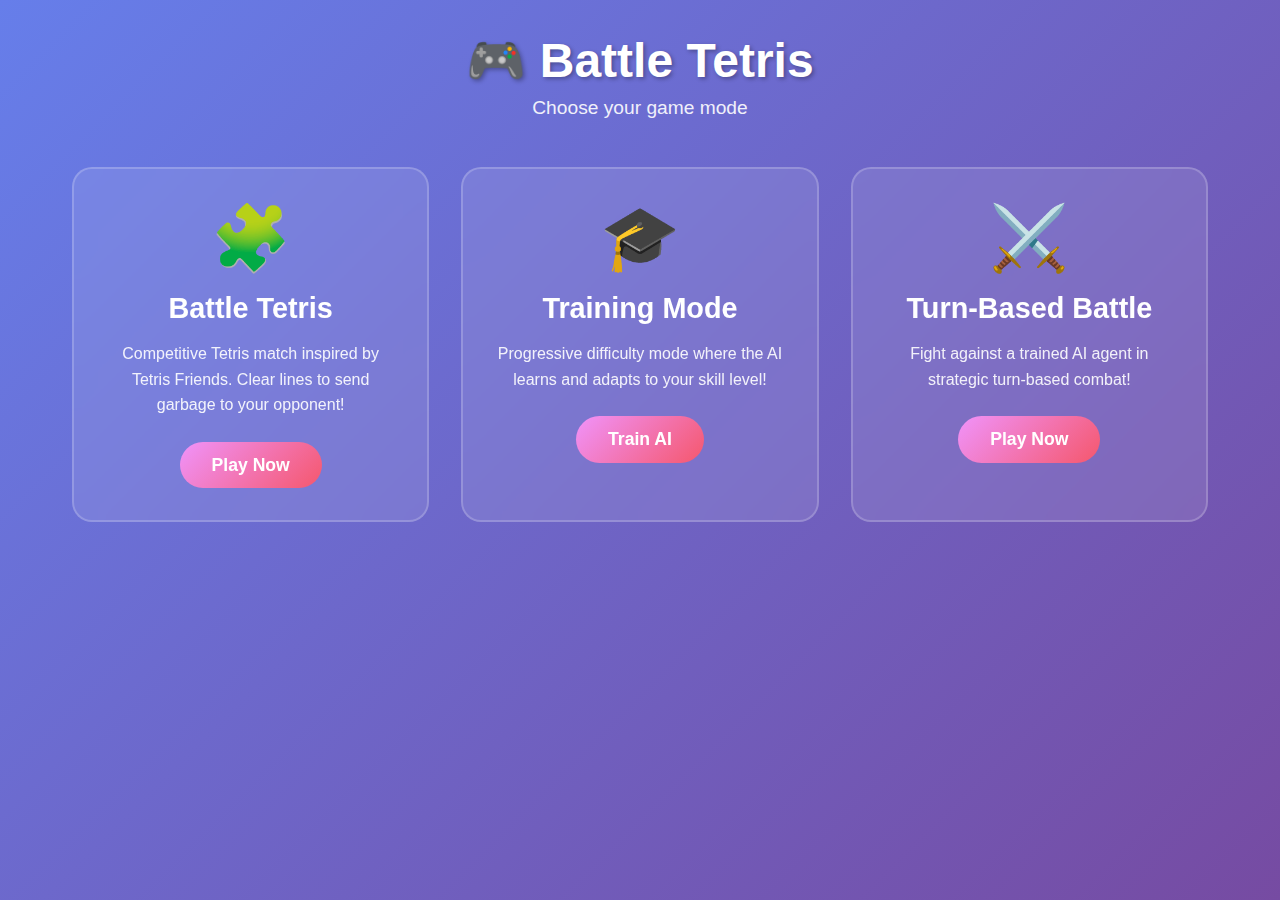
<file: battle-tetris/index.html>
<!DOCTYPE html>
<html lang="en">
<head>
    <meta charset="UTF-8">
    <meta name="viewport" content="width=device-width, initial-scale=1.0">
    <title>Wolfpack's Games - Choose Your Adventure</title>
    <link rel="stylesheet" href="styles.css">
</head>
<body>
    <div class="container">
        <header>
            <h1>🎮 Battle Tetris</h1>
            <p class="subtitle">Choose your game mode</p>
        </header>
        
        <div class="game-selector">
            <div class="game-card" id="tetris-battle">
                <div class="game-icon">🧩</div>
                <h2>Battle Tetris</h2>
                <p>Competitive Tetris match inspired by Tetris Friends. Clear lines to send garbage to your opponent!</p>
                <button class="play-btn">Play Now</button>
            </div>
            
            <div class="game-card" id="tetris-training">
                <div class="game-icon">🎓</div>
                <h2>Training Mode</h2>
                <p>Progressive difficulty mode where the AI learns and adapts to your skill level!</p>
                <button class="play-btn">Train AI</button>
            </div>
            
            <div class="game-card" id="turn-based-battle">
                <div class="game-icon">⚔️</div>
                <h2>Turn-Based Battle</h2>
                <p>Fight against a trained AI agent in strategic turn-based combat!</p>
                <button class="play-btn">Play Now</button>
            </div>
        </div>
    </div>

    <!-- Game Containers -->
    <div id="tetris-game" class="game-container hidden">
        <div class="game-header">
            <h2>Battle Tetris: Player vs AI</h2>
            <div style="display: flex; gap: 1rem;">
                <button class="settings-btn">⚙️ Settings</button>
                <button class="back-btn">← Back to Menu</button>
            </div>
        </div>
        <div id="tetris-game-area"></div>
    </div>

    <div id="tetris-training-game" class="game-container hidden">
        <div class="game-header">
            <h2>Training Mode: Player vs Learning AI</h2>
            <div style="display: flex; gap: 1rem; align-items: center;">
                <div id="training-info" style="background: rgba(255,255,255,0.1); padding: 0.5rem 1rem; border-radius: 10px;">
                    <span>Level: <span id="training-level">1</span> | AI Skill: <span id="ai-skill">Beginner</span></span>
                </div>
                <button class="settings-btn">⚙️ Settings</button>
                <button class="back-btn">← Back to Menu</button>
            </div>
        </div>
        <div id="tetris-training-area"></div>
    </div>
    
    <!-- Settings Modal -->
    <div id="settings-modal" class="modal hidden">
        <div class="modal-content">
            <div class="modal-header">
                <h2>Game Settings</h2>
                <button class="modal-close" id="close-settings">×</button>
            </div>
            <div class="modal-body">
                <div class="setting-item">
                    <label for="das-delay">DAS Delay (ms): <span id="das-value">133</span></label>
                    <input type="range" id="das-delay" min="0" max="300" value="133" step="1">
                    <p class="setting-desc">Time before piece starts moving when holding arrow key</p>
                </div>
                <div class="setting-item">
                    <label for="arr-speed">ARR Speed (ms): <span id="arr-value">0</span></label>
                    <input type="range" id="arr-speed" min="0" max="100" value="0" step="1">
                    <p class="setting-desc">Time between each movement when holding arrow key (0 = instant)</p>
                </div>
                <div class="setting-item">
                    <button class="reset-btn" id="reset-settings">Reset to Default</button>
                </div>
            </div>
        </div>
    </div>

    <div id="battle-game" class="game-container hidden">
        <div class="game-header">
            <h2>Turn-Based Battle: ARIA vs AI</h2>
            <button class="back-btn">← Back to Menu</button>
        </div>
        <div id="battle-game-area"></div>
    </div>

    <script src="tetris-battle.js"></script>
    <script src="tetris-training.js"></script>
    <script src="turn-based-battle.js"></script>
    <script src="main.js"></script>
</body>
</html>
</file>
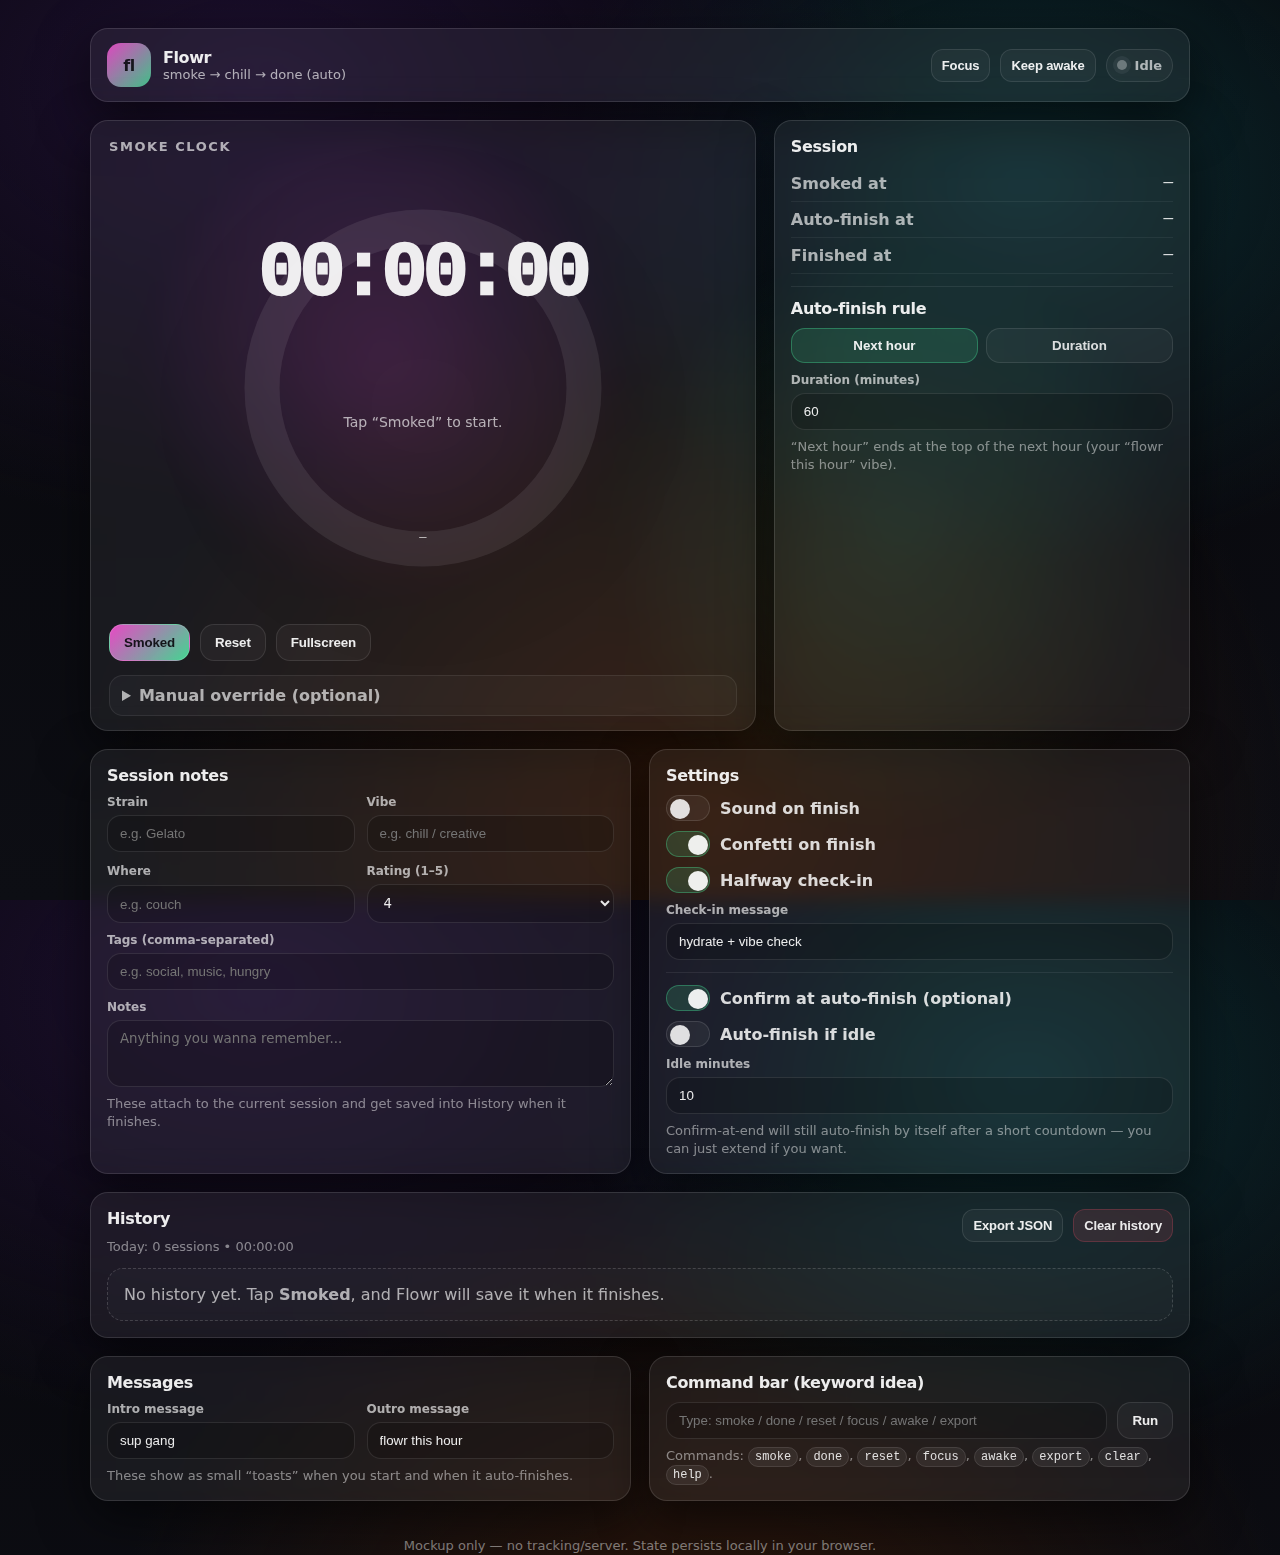
<file: flowr-mockup/index.html>
<!doctype html>
<html lang="en">
  <head>
    <meta charset="UTF-8" />
    <meta name="viewport" content="width=device-width, initial-scale=1.0" />
    <title>Flowr — session timer mockup</title>
    <meta
      name="description"
      content="Flowr mockup: track when you smoked and auto-finish your session."
    />
    <link rel="stylesheet" href="./styles.css" />
  </head>
  <body>
    <div class="bg" aria-hidden="true"></div>

    <main class="app">
      <header class="topbar">
        <div class="brand">
          <div class="logo" aria-hidden="true">fl</div>
          <div class="brandText">
            <div class="title">Flowr</div>
            <div class="subtitle">smoke → chill → done (auto)</div>
          </div>
        </div>

        <div class="topRight">
          <div class="topActions">
            <button class="btn btnGhost btnSmall" id="btnFocus" type="button">
              Focus
            </button>
            <button class="btn btnGhost btnSmall" id="btnWake" type="button">
              Keep awake
            </button>
          </div>
          <div class="statusWrap" aria-live="polite">
            <span class="statusDot" id="statusDot" aria-hidden="true"></span>
            <span class="statusText" id="statusText">Idle</span>
          </div>
        </div>
      </header>

      <section class="hero" aria-label="Timer">
        <div class="timerCard">
          <div class="timerLabel">Smoke clock</div>

          <div class="smokeClock" aria-label="Smoke clock progress">
            <svg class="clockSvg" viewBox="0 0 120 120" aria-hidden="true">
              <defs>
                <linearGradient id="flowrRing" x1="0" y1="0" x2="1" y2="1">
                  <stop offset="0%" stop-color="rgba(255,79,216,0.95)" />
                  <stop offset="100%" stop-color="rgba(75,247,165,0.92)" />
                </linearGradient>
              </defs>
              <circle class="clockTrack" cx="60" cy="60" r="46"></circle>
              <circle
                class="clockRing"
                id="clockRing"
                cx="60"
                cy="60"
                r="46"
              ></circle>
            </svg>

            <div class="clockCenter">
              <div class="clockTime" id="elapsed">00:00:00</div>
              <div class="clockSub" id="timerMeta">Tap “Smoked” to start.</div>
              <div class="clockMini" id="clockMini">—</div>
            </div>
          </div>

          <div class="primaryActions">
            <button class="btn btnPrimary" id="btnStart" type="button">
              Smoked
            </button>
            <button class="btn btnGhost" id="btnReset" type="button">
              Reset
            </button>
            <button class="btn btnGhost" id="btnFullscreen" type="button">
              Fullscreen
            </button>
          </div>

          <details class="secondaryPanel">
            <summary>Manual override (optional)</summary>
            <div class="secondaryRow">
              <button class="btn btnWarn" id="btnFinish" type="button">
                Finish now
              </button>
              <div class="hint">
                You don’t have to stop it — auto-finish handles it. This is just
                for edge cases.
              </div>
            </div>
          </details>

          <div class="petals" aria-hidden="true">
            <span class="petal p1"></span>
            <span class="petal p2"></span>
            <span class="petal p3"></span>
            <span class="petal p4"></span>
            <span class="petal p5"></span>
            <span class="petal p6"></span>
          </div>
        </div>

        <div class="sideCard">
          <div class="cardTitle">Session</div>

          <div class="kv">
            <div class="k">Smoked at</div>
            <div class="v" id="smokedAt">—</div>
          </div>
          <div class="kv">
            <div class="k">Auto-finish at</div>
            <div class="v" id="autoFinishAt">—</div>
          </div>
          <div class="kv">
            <div class="k">Finished at</div>
            <div class="v" id="finishedAt">—</div>
          </div>

          <div class="divider"></div>

          <div class="cardTitle">Auto-finish rule</div>
          <div class="seg" role="group" aria-label="Auto-finish mode">
            <button class="segBtn" id="modeNextHour" type="button">
              Next hour
            </button>
            <button class="segBtn" id="modeDuration" type="button">
              Duration
            </button>
          </div>
          <div class="row">
            <label class="field">
              <span class="fieldLabel">Duration (minutes)</span>
              <input
                id="durationMinutes"
                type="number"
                inputmode="numeric"
                min="5"
                max="240"
                step="5"
                value="60"
              />
            </label>
          </div>
          <div class="micro" id="ruleExplainer">
            “Next hour” ends at the top of the next hour (your “flowr this
            hour” vibe).
          </div>
        </div>
      </section>

      <section class="extras" aria-label="Notes, settings, and history">
        <div class="panel">
          <div class="cardTitle">Session notes</div>
          <div class="grid2">
            <label class="field">
              <span class="fieldLabel">Strain</span>
              <input id="noteStrain" type="text" maxlength="80" placeholder="e.g. Gelato" />
            </label>
            <label class="field">
              <span class="fieldLabel">Vibe</span>
              <input id="noteVibe" type="text" maxlength="80" placeholder="e.g. chill / creative" />
            </label>
            <label class="field">
              <span class="fieldLabel">Where</span>
              <input id="noteWhere" type="text" maxlength="80" placeholder="e.g. couch" />
            </label>
            <label class="field">
              <span class="fieldLabel">Rating (1–5)</span>
              <select id="noteRating">
                <option value="1">1</option>
                <option value="2">2</option>
                <option value="3">3</option>
                <option value="4" selected>4</option>
                <option value="5">5</option>
              </select>
            </label>
          </div>
          <div class="row">
            <label class="field">
              <span class="fieldLabel">Tags (comma-separated)</span>
              <input id="noteTags" type="text" maxlength="160" placeholder="e.g. social, music, hungry" />
            </label>
          </div>
          <div class="row">
            <label class="field">
              <span class="fieldLabel">Notes</span>
              <textarea id="noteText" rows="3" maxlength="400" placeholder="Anything you wanna remember..."></textarea>
            </label>
          </div>
          <div class="micro">
            These attach to the current session and get saved into History when it finishes.
          </div>
        </div>

        <div class="panel">
          <div class="cardTitle">Settings</div>
          <div class="toggles">
            <label class="toggle">
              <input id="setSound" type="checkbox" />
              <span class="toggleUi"></span>
              <span class="toggleText">Sound on finish</span>
            </label>
            <label class="toggle">
              <input id="setConfetti" type="checkbox" />
              <span class="toggleUi"></span>
              <span class="toggleText">Confetti on finish</span>
            </label>
            <label class="toggle">
              <input id="setReminders" type="checkbox" />
              <span class="toggleUi"></span>
              <span class="toggleText">Halfway check-in</span>
            </label>
          </div>
          <div class="row">
            <label class="field">
              <span class="fieldLabel">Check-in message</span>
              <input id="setReminderMsg" type="text" maxlength="120" value="hydrate + vibe check" />
            </label>
          </div>
          <div class="divider"></div>
          <div class="toggles">
            <label class="toggle">
              <input id="setConfirmEnd" type="checkbox" />
              <span class="toggleUi"></span>
              <span class="toggleText">Confirm at auto-finish (optional)</span>
            </label>
            <label class="toggle">
              <input id="setIdleFinish" type="checkbox" />
              <span class="toggleUi"></span>
              <span class="toggleText">Auto-finish if idle</span>
            </label>
          </div>
          <div class="row">
            <label class="field">
              <span class="fieldLabel">Idle minutes</span>
              <input
                id="setIdleMinutes"
                type="number"
                inputmode="numeric"
                min="2"
                max="60"
                step="1"
                value="10"
              />
            </label>
          </div>
          <div class="micro">
            Confirm-at-end will still auto-finish by itself after a short countdown — you can just extend if you want.
          </div>
        </div>

        <div class="panel panelWide">
          <div class="historyTop">
            <div>
              <div class="cardTitle">History</div>
              <div class="micro" id="totalsToday">Today: —</div>
            </div>
            <div class="historyActions">
              <button class="btn btnGhost btnSmall" id="btnExport" type="button">
                Export JSON
              </button>
              <button class="btn btnWarn btnSmall" id="btnClear" type="button">
                Clear history
              </button>
            </div>
          </div>
          <div class="historyList" id="historyList" aria-label="Session history list">
            <!-- populated by JS -->
          </div>
        </div>
      </section>

      <section class="lower" aria-label="Messages and command bar">
        <div class="panel">
          <div class="cardTitle">Messages</div>
          <div class="grid2">
            <label class="field">
              <span class="fieldLabel">Intro message</span>
              <input
                id="introMessage"
                type="text"
                value="sup gang"
                maxlength="120"
              />
            </label>
            <label class="field">
              <span class="fieldLabel">Outro message</span>
              <input
                id="outroMessage"
                type="text"
                value="flowr this hour"
                maxlength="120"
              />
            </label>
          </div>
          <div class="micro">
            These show as small “toasts” when you start and when it auto-finishes.
          </div>
        </div>

        <div class="panel">
          <div class="cardTitle">Command bar (keyword idea)</div>
          <form id="commandForm" class="commandBar" autocomplete="off">
            <input
              id="commandInput"
              type="text"
              placeholder="Type: smoke / done / reset / focus / awake / export"
              aria-label="Command input"
            />
            <button class="btn btnGhost" type="submit">Run</button>
          </form>
          <div class="micro">
            Commands: <code>smoke</code>, <code>done</code>, <code>reset</code>,
            <code>focus</code>, <code>awake</code>, <code>export</code>,
            <code>clear</code>, <code>help</code>.
          </div>
        </div>
      </section>

      <footer class="footer">
        <div class="micro">
          Mockup only — no tracking/server. State persists locally in your browser.
        </div>
      </footer>
    </main>

    <canvas id="confettiCanvas" class="confetti" aria-hidden="true"></canvas>

    <div class="modalHost" id="modalHost" hidden>
      <div class="modalBackdrop" data-modal-close="true"></div>
      <div class="modal" role="dialog" aria-modal="true" aria-label="Auto-finish reached">
        <div class="modalTitle">Auto-finish reached</div>
        <div class="modalBody" id="modalBody">
          Flowr is about to finish this session.
        </div>
        <div class="modalCountdown" id="modalCountdown">Auto-finishing in —</div>
        <div class="modalActions">
          <button class="btn btnPrimary" id="btnModalFinish" type="button">
            Finish
          </button>
          <button class="btn btnGhost" id="btnModalPlus15" type="button">
            +15 min
          </button>
          <button class="btn btnGhost" id="btnModalPlus30" type="button">
            +30 min
          </button>
        </div>
      </div>
    </div>

    <div class="toastHost" id="toastHost" aria-live="polite"></div>
    <script src="./app.js"></script>
  </body>
</html>
</file>
<file: battle-tetris/styles.css>
* {
    margin: 0;
    padding: 0;
    box-sizing: border-box;
}

body {
    font-family: 'Segoe UI', Tahoma, Geneva, Verdana, sans-serif;
    background: linear-gradient(135deg, #667eea 0%, #764ba2 100%);
    min-height: 100vh;
    color: #fff;
    overflow-x: hidden;
}

.container {
    max-width: 1200px;
    margin: 0 auto;
    padding: 2rem;
}

header {
    text-align: center;
    margin-bottom: 3rem;
}

header h1 {
    font-size: 3rem;
    margin-bottom: 0.5rem;
    text-shadow: 2px 2px 4px rgba(0,0,0,0.3);
}

.subtitle {
    font-size: 1.2rem;
    opacity: 0.9;
}

.game-selector {
    display: grid;
    grid-template-columns: repeat(auto-fit, minmax(300px, 1fr));
    gap: 2rem;
    margin-top: 2rem;
}

.game-card {
    background: rgba(255, 255, 255, 0.1);
    backdrop-filter: blur(10px);
    border-radius: 20px;
    padding: 2rem;
    text-align: center;
    transition: transform 0.3s ease, box-shadow 0.3s ease;
    border: 2px solid rgba(255, 255, 255, 0.2);
    cursor: pointer;
}

.game-card:hover {
    transform: translateY(-10px);
    box-shadow: 0 10px 30px rgba(0,0,0,0.3);
    background: rgba(255, 255, 255, 0.15);
}

.game-icon {
    font-size: 4rem;
    margin-bottom: 1rem;
}

.game-card h2 {
    font-size: 1.8rem;
    margin-bottom: 1rem;
}

.game-card p {
    margin-bottom: 1.5rem;
    opacity: 0.9;
    line-height: 1.6;
}

.play-btn {
    background: linear-gradient(135deg, #f093fb 0%, #f5576c 100%);
    border: none;
    color: white;
    padding: 0.8rem 2rem;
    font-size: 1.1rem;
    border-radius: 25px;
    cursor: pointer;
    transition: transform 0.2s ease, box-shadow 0.2s ease;
    font-weight: bold;
}

.play-btn:hover {
    transform: scale(1.05);
    box-shadow: 0 5px 15px rgba(0,0,0,0.3);
}

.game-container {
    max-width: 1400px;
    margin: 0 auto;
    padding: 2rem;
}

.game-container.hidden {
    display: none;
}

.game-header {
    display: flex;
    justify-content: space-between;
    align-items: center;
    margin-bottom: 2rem;
    flex-wrap: wrap;
    gap: 1rem;
}

.game-header h2 {
    font-size: 2rem;
    text-shadow: 2px 2px 4px rgba(0,0,0,0.3);
}

.back-btn {
    background: rgba(255, 255, 255, 0.2);
    border: 2px solid rgba(255, 255, 255, 0.3);
    color: white;
    padding: 0.6rem 1.5rem;
    border-radius: 15px;
    cursor: pointer;
    font-size: 1rem;
    transition: all 0.3s ease;
}

.back-btn:hover {
    background: rgba(255, 255, 255, 0.3);
    transform: translateX(-5px);
}

/* Tetris Battle Styles */
#tetris-game-area {
    display: flex;
    gap: 3rem;
    justify-content: center;
    flex-wrap: wrap;
    align-items: flex-start;
}

.tetris-board-container {
    background: rgba(0, 0, 0, 0.3);
    padding: 1.5rem;
    border-radius: 15px;
    border: 3px solid rgba(255, 255, 255, 0.2);
}

.tetris-board-container h3 {
    text-align: center;
    margin-bottom: 1rem;
    font-size: 1.5rem;
}

.tetris-board {
    display: grid;
    gap: 2px;
    background: rgba(0, 0, 0, 0.5);
    padding: 5px;
    border-radius: 5px;
}

.tetris-cell {
    width: 28px;
    height: 28px;
    border-radius: 2px;
    background: rgba(0, 0, 0, 0.3);
    border: 2px solid rgba(255, 255, 255, 0.1);
}

.next-piece-preview {
    display: grid;
    gap: 2px;
    background: rgba(0, 0, 0, 0.5);
    padding: 5px;
    border-radius: 5px;
    border: 2px solid rgba(255, 255, 255, 0.2);
    min-width: 80px;
    min-height: 80px;
}

.tetris-info {
    text-align: center;
    margin-top: 1rem;
    font-size: 1.1rem;
}

.tetris-controls {
    margin-top: 1rem;
    text-align: center;
}

.tetris-controls {
    display: flex;
    gap: 0.5rem;
    justify-content: center;
    flex-wrap: wrap;
}

.tetris-controls button {
    background: rgba(255, 255, 255, 0.2);
    border: 2px solid rgba(255, 255, 255, 0.3);
    color: white;
    padding: 0.6rem 1rem;
    border-radius: 8px;
    cursor: pointer;
    font-size: 1rem;
    transition: all 0.2s ease;
    font-weight: bold;
    min-width: 50px;
}

.tetris-controls button:hover {
    background: rgba(255, 255, 255, 0.3);
    transform: scale(1.05);
}

.tetris-controls button:active {
    transform: scale(0.95);
}

.tetris-controls button:disabled {
    opacity: 0.5;
    cursor: not-allowed;
}

/* Turn-Based Battle Styles */
#battle-game-area {
    max-width: 900px;
    margin: 0 auto;
}

.battle-arena {
    background: rgba(0, 0, 0, 0.3);
    padding: 2rem;
    border-radius: 20px;
    border: 3px solid rgba(255, 255, 255, 0.2);
}

.combatants {
    display: flex;
    justify-content: space-between;
    align-items: center;
    margin-bottom: 2rem;
    gap: 2rem;
    flex-wrap: wrap;
}

.combatant {
    flex: 1;
    min-width: 250px;
    background: rgba(255, 255, 255, 0.1);
    padding: 1.5rem;
    border-radius: 15px;
    text-align: center;
    border: 2px solid rgba(255, 255, 255, 0.2);
}

.combatant-name {
    font-size: 1.5rem;
    margin-bottom: 1rem;
    font-weight: bold;
}

.hp-bar-container {
    background: rgba(0, 0, 0, 0.3);
    border-radius: 10px;
    height: 30px;
    margin-bottom: 0.5rem;
    overflow: hidden;
    border: 2px solid rgba(255, 255, 255, 0.2);
}

.hp-bar {
    height: 100%;
    background: linear-gradient(90deg, #4CAF50, #8BC34A);
    transition: width 0.5s ease;
    display: flex;
    align-items: center;
    justify-content: center;
    color: white;
    font-weight: bold;
    text-shadow: 1px 1px 2px rgba(0,0,0,0.5);
}

.hp-bar.low {
    background: linear-gradient(90deg, #f44336, #ff9800);
}

.hp-text {
    margin-top: 0.5rem;
    font-size: 0.9rem;
    opacity: 0.9;
}

.battle-log {
    background: rgba(0, 0, 0, 0.3);
    padding: 1rem;
    border-radius: 10px;
    margin-bottom: 1.5rem;
    max-height: 150px;
    overflow-y: auto;
    border: 2px solid rgba(255, 255, 255, 0.1);
}

.log-entry {
    margin-bottom: 0.5rem;
    padding: 0.5rem;
    background: rgba(255, 255, 255, 0.05);
    border-radius: 5px;
    font-size: 0.9rem;
}

.log-entry.player {
    color: #4CAF50;
}

.log-entry.enemy {
    color: #f44336;
}

.action-buttons {
    display: grid;
    grid-template-columns: repeat(auto-fit, minmax(150px, 1fr));
    gap: 1rem;
    margin-top: 1.5rem;
}

.action-btn {
    background: linear-gradient(135deg, #667eea 0%, #764ba2 100%);
    border: none;
    color: white;
    padding: 1rem;
    border-radius: 10px;
    cursor: pointer;
    font-size: 1rem;
    font-weight: bold;
    transition: all 0.3s ease;
    border: 2px solid rgba(255, 255, 255, 0.2);
}

.action-btn:hover:not(:disabled) {
    transform: translateY(-3px);
    box-shadow: 0 5px 15px rgba(0,0,0,0.3);
}

.action-btn:disabled {
    opacity: 0.5;
    cursor: not-allowed;
}

.action-btn.attack {
    background: linear-gradient(135deg, #f093fb 0%, #f5576c 100%);
}

.action-btn.defend {
    background: linear-gradient(135deg, #4facfe 0%, #00f2fe 100%);
}

.action-btn.skill {
    background: linear-gradient(135deg, #fa709a 0%, #fee140 100%);
}

.action-btn.item {
    background: linear-gradient(135deg, #30cfd0 0%, #330867 100%);
}

.victory-screen, .defeat-screen {
    text-align: center;
    padding: 3rem;
    background: rgba(0, 0, 0, 0.5);
    border-radius: 20px;
    margin-top: 2rem;
}

.victory-screen h2 {
    font-size: 3rem;
    margin-bottom: 1rem;
    color: #4CAF50;
}

.defeat-screen h2 {
    font-size: 3rem;
    margin-bottom: 1rem;
    color: #f44336;
}

.retry-btn {
    background: linear-gradient(135deg, #f093fb 0%, #f5576c 100%);
    border: none;
    color: white;
    padding: 1rem 2rem;
    font-size: 1.2rem;
    border-radius: 25px;
    cursor: pointer;
    margin-top: 1rem;
    font-weight: bold;
    transition: transform 0.2s ease;
}

.retry-btn:hover {
    transform: scale(1.05);
}

@keyframes fadeOut {
    0% {
        opacity: 1;
        transform: translate(-50%, -50%) scale(1);
    }
    100% {
        opacity: 0;
        transform: translate(-50%, -50%) scale(1.2);
    }
}

.attack-message {
    white-space: pre-line;
    text-align: center;
}

.settings-btn {
    background: rgba(255, 255, 255, 0.2);
    border: 2px solid rgba(255, 255, 255, 0.3);
    color: white;
    padding: 0.6rem 1.5rem;
    border-radius: 15px;
    cursor: pointer;
    font-size: 1rem;
    transition: all 0.3s ease;
}

.settings-btn:hover {
    background: rgba(255, 255, 255, 0.3);
    transform: scale(1.05);
}

/* Settings Modal */
.modal {
    position: fixed;
    top: 0;
    left: 0;
    width: 100%;
    height: 100%;
    background: rgba(0, 0, 0, 0.7);
    display: flex;
    justify-content: center;
    align-items: center;
    z-index: 10000;
    backdrop-filter: blur(5px);
}

.modal.hidden {
    display: none;
}

.modal-content {
    background: linear-gradient(135deg, #667eea 0%, #764ba2 100%);
    border-radius: 20px;
    padding: 2rem;
    max-width: 500px;
    width: 90%;
    box-shadow: 0 10px 40px rgba(0,0,0,0.5);
    border: 3px solid rgba(255, 255, 255, 0.2);
}

.modal-header {
    display: flex;
    justify-content: space-between;
    align-items: center;
    margin-bottom: 1.5rem;
}

.modal-header h2 {
    margin: 0;
    color: white;
    font-size: 1.8rem;
}

.modal-close {
    background: rgba(255, 255, 255, 0.2);
    border: 2px solid rgba(255, 255, 255, 0.3);
    color: white;
    width: 35px;
    height: 35px;
    border-radius: 50%;
    cursor: pointer;
    font-size: 1.5rem;
    display: flex;
    align-items: center;
    justify-content: center;
    transition: all 0.3s ease;
    line-height: 1;
}

.modal-close:hover {
    background: rgba(255, 255, 255, 0.3);
    transform: rotate(90deg);
}

.modal-body {
    color: white;
}

.setting-item {
    margin-bottom: 2rem;
}

.setting-item label {
    display: block;
    font-size: 1.1rem;
    font-weight: bold;
    margin-bottom: 0.5rem;
    color: white;
}

.setting-item input[type="range"] {
    width: 100%;
    height: 8px;
    border-radius: 5px;
    background: rgba(255, 255, 255, 0.2);
    outline: none;
    -webkit-appearance: none;
}

.setting-item input[type="range"]::-webkit-slider-thumb {
    -webkit-appearance: none;
    appearance: none;
    width: 20px;
    height: 20px;
    border-radius: 50%;
    background: white;
    cursor: pointer;
    box-shadow: 0 2px 5px rgba(0,0,0,0.3);
}

.setting-item input[type="range"]::-moz-range-thumb {
    width: 20px;
    height: 20px;
    border-radius: 50%;
    background: white;
    cursor: pointer;
    border: none;
    box-shadow: 0 2px 5px rgba(0,0,0,0.3);
}

.setting-desc {
    font-size: 0.9rem;
    opacity: 0.8;
    margin-top: 0.5rem;
    margin-bottom: 0;
}

.reset-btn {
    background: rgba(255, 255, 255, 0.2);
    border: 2px solid rgba(255, 255, 255, 0.3);
    color: white;
    padding: 0.8rem 1.5rem;
    border-radius: 10px;
    cursor: pointer;
    font-size: 1rem;
    font-weight: bold;
    transition: all 0.3s ease;
    width: 100%;
}

.reset-btn:hover {
    background: rgba(255, 255, 255, 0.3);
    transform: translateY(-2px);
}

@media (max-width: 768px) {
    header h1 {
        font-size: 2rem;
    }
    
    .game-selector {
        grid-template-columns: 1fr;
    }
    
    #tetris-game-area {
        flex-direction: column;
        align-items: center;
    }
    
    .combatants {
        flex-direction: column;
    }
}
</file>
<file: flowr-mockup/styles.css>
:root {
  --bg0: #07070b;
  --bg1: #0d0e14;
  --card: rgba(255, 255, 255, 0.06);
  --card2: rgba(255, 255, 255, 0.08);
  --border: rgba(255, 255, 255, 0.12);
  --text: rgba(255, 255, 255, 0.92);
  --muted: rgba(255, 255, 255, 0.65);
  --muted2: rgba(255, 255, 255, 0.48);
  --green: #4bf7a5;
  --pink: #ff4fd8;
  --yellow: #ffd34f;
  --red: #ff5468;
  --shadow: 0 16px 50px rgba(0, 0, 0, 0.55);
  --radius: 18px;
  --radiusSm: 14px;
  --mono:
    ui-monospace, SFMono-Regular, Menlo, Monaco, Consolas, "Liberation Mono",
    "Courier New", monospace;
  --sans:
    ui-sans-serif, system-ui, -apple-system, Segoe UI, Roboto, Helvetica, Arial,
    "Apple Color Emoji", "Segoe UI Emoji";
}

* {
  box-sizing: border-box;
}

html,
body {
  height: 100%;
}

body {
  margin: 0;
  font-family: var(--sans);
  color: var(--text);
  background: radial-gradient(1200px 800px at 20% 10%, #1c0f2e 0%, transparent 55%),
    radial-gradient(900px 700px at 80% 20%, #0b2a2f 0%, transparent 55%),
    radial-gradient(1000px 900px at 55% 90%, #2c1508 0%, transparent 60%),
    linear-gradient(180deg, var(--bg0), var(--bg1));
  overflow-x: hidden;
}

.bg {
  position: fixed;
  inset: 0;
  pointer-events: none;
  background: radial-gradient(
      420px 420px at 30% 40%,
      rgba(255, 79, 216, 0.17),
      transparent 60%
    ),
    radial-gradient(
      520px 520px at 70% 60%,
      rgba(75, 247, 165, 0.12),
      transparent 60%
    );
  filter: blur(18px);
  opacity: 0.9;
}

.app {
  width: min(1100px, calc(100% - 32px));
  margin: 28px auto 40px;
  display: grid;
  gap: 18px;
}

.topbar {
  display: flex;
  align-items: center;
  justify-content: space-between;
  padding: 14px 16px;
  background: var(--card);
  border: 1px solid var(--border);
  border-radius: var(--radius);
  box-shadow: var(--shadow);
  backdrop-filter: blur(10px);
}

.topRight {
  display: flex;
  gap: 10px;
  align-items: center;
}

.topActions {
  display: inline-flex;
  gap: 10px;
  align-items: center;
}

.brand {
  display: flex;
  gap: 12px;
  align-items: center;
}

.logo {
  width: 44px;
  height: 44px;
  border-radius: 14px;
  background: linear-gradient(135deg, rgba(255, 79, 216, 0.85), rgba(75, 247, 165, 0.75));
  color: rgba(10, 10, 14, 0.9);
  display: grid;
  place-items: center;
  font-weight: 800;
  letter-spacing: -0.5px;
}

.title {
  font-weight: 800;
  letter-spacing: -0.4px;
  font-size: 16px;
}

.subtitle {
  color: var(--muted);
  font-size: 13px;
}

.statusWrap {
  display: inline-flex;
  gap: 8px;
  align-items: center;
  padding: 8px 10px;
  border-radius: 999px;
  background: rgba(255, 255, 255, 0.04);
  border: 1px solid rgba(255, 255, 255, 0.1);
}

.statusDot {
  width: 10px;
  height: 10px;
  border-radius: 50%;
  background: rgba(255, 255, 255, 0.35);
  box-shadow: 0 0 0 4px rgba(255, 255, 255, 0.06);
}

.statusText {
  font-weight: 700;
  font-size: 13px;
  color: var(--muted);
}

.hero {
  display: grid;
  grid-template-columns: 1.6fr 1fr;
  gap: 18px;
}

@media (max-width: 920px) {
  .hero {
    grid-template-columns: 1fr;
  }
}

.timerCard,
.sideCard,
.panel {
  background: var(--card);
  border: 1px solid var(--border);
  border-radius: var(--radius);
  box-shadow: var(--shadow);
  backdrop-filter: blur(10px);
}

.timerCard {
  padding: 18px 18px 14px;
  position: relative;
  overflow: hidden;
}

.timerLabel {
  color: var(--muted);
  font-size: 13px;
  font-weight: 700;
  text-transform: uppercase;
  letter-spacing: 0.12em;
}

.smokeClock {
  margin-top: 14px;
  display: grid;
  place-items: center;
  position: relative;
  padding: 10px 0;
}

.clockSvg {
  width: min(420px, 92%);
  height: auto;
  display: block;
  filter: drop-shadow(0 18px 48px rgba(0, 0, 0, 0.55));
}

.clockTrack {
  fill: none;
  stroke: rgba(255, 255, 255, 0.08);
  stroke-width: 10;
}

.clockRing {
  fill: none;
  stroke: url(#flowrRing);
  stroke-width: 10;
  stroke-linecap: round;
  transform: rotate(-90deg);
  transform-origin: 60px 60px;
  stroke-dasharray: 289;
  stroke-dashoffset: 289;
  transition: stroke-dashoffset 0.25s ease;
}

.clockCenter {
  position: absolute;
  inset: 0;
  display: grid;
  place-items: center;
  text-align: center;
  pointer-events: none;
  padding: 18px;
}

.clockTime {
  font-family: var(--mono);
  font-size: clamp(44px, 6vw, 76px);
  font-weight: 950;
  letter-spacing: -0.06em;
}

.clockSub {
  margin-top: 6px;
  color: var(--muted);
  font-size: 14px;
}

.clockMini {
  margin-top: 10px;
  font-family: var(--mono);
  color: rgba(255, 255, 255, 0.72);
  font-size: 12px;
}

.primaryActions {
  display: flex;
  gap: 10px;
  margin-top: 16px;
}

.btn {
  appearance: none;
  border: 1px solid transparent;
  background: rgba(255, 255, 255, 0.05);
  color: var(--text);
  padding: 10px 14px;
  border-radius: 14px;
  font-weight: 800;
  letter-spacing: -0.01em;
  cursor: pointer;
  transition: transform 0.06s ease, background 0.16s ease, border-color 0.16s ease;
}

.btn:hover {
  background: rgba(255, 255, 255, 0.08);
  border-color: rgba(255, 255, 255, 0.12);
}

.btn:active {
  transform: translateY(1px) scale(0.99);
}

.btnPrimary {
  background: linear-gradient(135deg, rgba(255, 79, 216, 0.9), rgba(75, 247, 165, 0.85));
  border-color: rgba(255, 255, 255, 0.14);
  color: rgba(10, 10, 14, 0.92);
}

.btnPrimary:hover {
  background: linear-gradient(135deg, rgba(255, 79, 216, 0.96), rgba(75, 247, 165, 0.92));
}

.btnGhost {
  background: rgba(255, 255, 255, 0.04);
  border-color: rgba(255, 255, 255, 0.1);
}

.btnWarn {
  background: rgba(255, 84, 104, 0.12);
  border-color: rgba(255, 84, 104, 0.22);
  color: rgba(255, 255, 255, 0.9);
}

.btnSmall {
  padding: 8px 10px;
  border-radius: 12px;
  font-size: 13px;
}

.secondaryPanel {
  margin-top: 14px;
  border-radius: var(--radiusSm);
  border: 1px solid rgba(255, 255, 255, 0.08);
  background: rgba(255, 255, 255, 0.03);
  padding: 10px 12px;
}

.secondaryPanel > summary {
  cursor: pointer;
  font-weight: 800;
  color: var(--muted);
}

.secondaryRow {
  display: grid;
  grid-template-columns: max-content 1fr;
  gap: 12px;
  align-items: center;
  margin-top: 10px;
}

.hint {
  color: var(--muted2);
  font-size: 13px;
  line-height: 1.3;
}

.sideCard {
  padding: 16px;
}

.cardTitle {
  font-weight: 900;
  letter-spacing: -0.02em;
  margin-bottom: 10px;
}

.kv {
  display: flex;
  justify-content: space-between;
  gap: 10px;
  padding: 8px 0;
  border-bottom: 1px solid rgba(255, 255, 255, 0.06);
}

.kv:last-of-type {
  border-bottom: none;
}

.k {
  color: var(--muted);
  font-weight: 700;
}

.v {
  font-family: var(--mono);
  color: rgba(255, 255, 255, 0.86);
}

.divider {
  height: 1px;
  background: rgba(255, 255, 255, 0.08);
  margin: 12px 0;
}

.seg {
  display: grid;
  grid-template-columns: 1fr 1fr;
  gap: 8px;
  margin-top: 8px;
}

.segBtn {
  appearance: none;
  border: 1px solid rgba(255, 255, 255, 0.1);
  background: rgba(255, 255, 255, 0.04);
  color: rgba(255, 255, 255, 0.84);
  padding: 9px 10px;
  border-radius: 14px;
  font-weight: 900;
  cursor: pointer;
}

.segBtn.isActive {
  background: rgba(75, 247, 165, 0.12);
  border-color: rgba(75, 247, 165, 0.32);
  color: rgba(255, 255, 255, 0.92);
}

.row {
  margin-top: 10px;
}

.field {
  display: grid;
  gap: 6px;
}

.fieldLabel {
  font-size: 12px;
  color: var(--muted);
  font-weight: 800;
}

input[type="text"],
input[type="number"] {
  width: 100%;
  border-radius: 14px;
  border: 1px solid rgba(255, 255, 255, 0.1);
  background: rgba(0, 0, 0, 0.18);
  color: rgba(255, 255, 255, 0.92);
  padding: 10px 12px;
  outline: none;
}

select,
textarea {
  width: 100%;
  border-radius: 14px;
  border: 1px solid rgba(255, 255, 255, 0.1);
  background: rgba(0, 0, 0, 0.18);
  color: rgba(255, 255, 255, 0.92);
  padding: 10px 12px;
  outline: none;
  font-family: var(--sans);
}

textarea {
  resize: vertical;
}

input[type="text"]:focus,
input[type="number"]:focus,
select:focus,
textarea:focus {
  border-color: rgba(255, 79, 216, 0.45);
  box-shadow: 0 0 0 3px rgba(255, 79, 216, 0.14);
}

.micro {
  color: var(--muted2);
  font-size: 13px;
  line-height: 1.35;
  margin-top: 8px;
}

.extras {
  display: grid;
  grid-template-columns: 1fr 1fr;
  gap: 18px;
}

.panelWide {
  grid-column: 1 / -1;
}

@media (max-width: 920px) {
  .extras {
    grid-template-columns: 1fr;
  }
}

.toggles {
  display: grid;
  gap: 10px;
  margin-top: 8px;
}

.toggle {
  display: grid;
  grid-template-columns: 44px 1fr;
  gap: 10px;
  align-items: center;
  cursor: pointer;
  user-select: none;
}

.toggle input {
  position: absolute;
  opacity: 0;
  pointer-events: none;
}

.toggleUi {
  width: 44px;
  height: 26px;
  border-radius: 999px;
  border: 1px solid rgba(255, 255, 255, 0.12);
  background: rgba(255, 255, 255, 0.05);
  position: relative;
  transition: background 0.18s ease, border-color 0.18s ease;
}

.toggleUi::after {
  content: "";
  position: absolute;
  top: 3px;
  left: 3px;
  width: 20px;
  height: 20px;
  border-radius: 50%;
  background: rgba(255, 255, 255, 0.85);
  transition: transform 0.18s ease;
}

.toggleText {
  font-weight: 850;
  color: rgba(255, 255, 255, 0.84);
}

.toggle input:checked + .toggleUi {
  background: rgba(75, 247, 165, 0.14);
  border-color: rgba(75, 247, 165, 0.32);
}

.toggle input:checked + .toggleUi::after {
  transform: translateX(18px);
  background: rgba(255, 255, 255, 0.92);
}

.historyTop {
  display: flex;
  justify-content: space-between;
  gap: 12px;
  align-items: flex-start;
}

.historyActions {
  display: inline-flex;
  gap: 10px;
  align-items: center;
}

.historyList {
  margin-top: 12px;
  display: grid;
  gap: 10px;
}

.historyItem {
  padding: 12px 12px;
  border-radius: 16px;
  border: 1px solid rgba(255, 255, 255, 0.1);
  background: rgba(255, 255, 255, 0.03);
  display: grid;
  grid-template-columns: 1fr max-content;
  gap: 10px;
}

.historyMain {
  display: grid;
  gap: 6px;
}

.historyLine1 {
  display: flex;
  flex-wrap: wrap;
  gap: 10px;
  align-items: baseline;
}

.historyTime {
  font-family: var(--mono);
  font-weight: 900;
  letter-spacing: -0.02em;
}

.historyDur {
  font-family: var(--mono);
  color: rgba(255, 255, 255, 0.76);
  font-weight: 800;
}

.pillRow {
  display: flex;
  flex-wrap: wrap;
  gap: 8px;
}

.pill {
  font-family: var(--mono);
  font-size: 12px;
  padding: 3px 8px;
  border-radius: 999px;
  border: 1px solid rgba(255, 255, 255, 0.12);
  background: rgba(255, 255, 255, 0.05);
  color: rgba(255, 255, 255, 0.8);
}

.pillAccent {
  border-color: rgba(255, 79, 216, 0.22);
  background: rgba(255, 79, 216, 0.08);
}

.historyMeta {
  color: rgba(255, 255, 255, 0.65);
  font-size: 13px;
  line-height: 1.25;
}

.historyRight {
  display: grid;
  gap: 8px;
  justify-items: end;
  align-content: start;
}

.btnTiny {
  padding: 7px 9px;
  border-radius: 12px;
  font-size: 12px;
}

.emptyState {
  padding: 16px;
  border-radius: 16px;
  border: 1px dashed rgba(255, 255, 255, 0.16);
  color: rgba(255, 255, 255, 0.65);
  background: rgba(255, 255, 255, 0.02);
}

.lower {
  display: grid;
  grid-template-columns: 1fr 1fr;
  gap: 18px;
}

@media (max-width: 920px) {
  .lower {
    grid-template-columns: 1fr;
  }
}

.panel {
  padding: 16px;
}

.grid2 {
  display: grid;
  grid-template-columns: 1fr 1fr;
  gap: 12px;
}

@media (max-width: 540px) {
  .grid2 {
    grid-template-columns: 1fr;
  }
}

.commandBar {
  display: grid;
  grid-template-columns: 1fr max-content;
  gap: 10px;
  align-items: center;
}

code {
  font-family: var(--mono);
  font-size: 12px;
  padding: 2px 6px;
  border-radius: 10px;
  background: rgba(255, 255, 255, 0.07);
  border: 1px solid rgba(255, 255, 255, 0.1);
  color: rgba(255, 255, 255, 0.86);
}

.footer {
  padding: 10px 6px 0;
  text-align: center;
}

.toastHost {
  position: fixed;
  right: 14px;
  bottom: 14px;
  display: grid;
  gap: 10px;
  z-index: 50;
}

.toast {
  width: min(420px, calc(100vw - 28px));
  padding: 12px 12px;
  border-radius: 16px;
  background: rgba(10, 10, 14, 0.72);
  border: 1px solid rgba(255, 255, 255, 0.14);
  box-shadow: 0 18px 50px rgba(0, 0, 0, 0.62);
  backdrop-filter: blur(10px);
  animation: toastIn 180ms ease-out;
}

.toastTitle {
  font-weight: 900;
  letter-spacing: -0.02em;
  margin-bottom: 4px;
}

.toastBody {
  color: rgba(255, 255, 255, 0.76);
  font-size: 13px;
  line-height: 1.25;
}

@keyframes toastIn {
  from {
    transform: translateY(6px);
    opacity: 0;
  }
  to {
    transform: translateY(0);
    opacity: 1;
  }
}

.petals {
  position: absolute;
  right: -22px;
  bottom: -26px;
  width: 180px;
  height: 180px;
  opacity: 0;
  transform: scale(0.98);
  transition: opacity 0.25s ease, transform 0.25s ease;
  pointer-events: none;
}

body.isRunning .petals {
  opacity: 1;
  transform: scale(1);
}

.petal {
  position: absolute;
  inset: 38px;
  border-radius: 999px;
  background: radial-gradient(circle at 30% 30%, rgba(255, 79, 216, 0.55), rgba(75, 247, 165, 0.18));
  transform-origin: 50% 110%;
  animation: petalPulse 1.6s ease-in-out infinite;
  opacity: 0.7;
}

.petal.p1 { transform: rotate(0deg); }
.petal.p2 { transform: rotate(60deg); }
.petal.p3 { transform: rotate(120deg); }
.petal.p4 { transform: rotate(180deg); }
.petal.p5 { transform: rotate(240deg); }
.petal.p6 { transform: rotate(300deg); }

@keyframes petalPulse {
  0%, 100% { opacity: 0.62; }
  50% { opacity: 0.82; }
}

.confetti {
  position: fixed;
  inset: 0;
  width: 100%;
  height: 100%;
  pointer-events: none;
  z-index: 40;
  opacity: 0;
  transition: opacity 0.25s ease;
}

body.isConfetti .confetti {
  opacity: 1;
}

.modalHost {
  position: fixed;
  inset: 0;
  z-index: 60;
}

.modalBackdrop {
  position: absolute;
  inset: 0;
  background: rgba(0, 0, 0, 0.55);
  backdrop-filter: blur(10px);
}

.modal {
  position: absolute;
  left: 50%;
  top: 50%;
  transform: translate(-50%, -50%);
  width: min(520px, calc(100% - 28px));
  border-radius: 20px;
  border: 1px solid rgba(255, 255, 255, 0.14);
  background: rgba(10, 10, 14, 0.78);
  box-shadow: 0 22px 70px rgba(0, 0, 0, 0.62);
  padding: 14px 14px;
}

.modalTitle {
  font-weight: 950;
  letter-spacing: -0.03em;
  font-size: 16px;
}

.modalBody {
  color: rgba(255, 255, 255, 0.72);
  font-size: 14px;
  margin-top: 8px;
  line-height: 1.25;
}

.modalCountdown {
  margin-top: 10px;
  font-family: var(--mono);
  color: rgba(255, 255, 255, 0.86);
  font-weight: 900;
}

.modalActions {
  display: flex;
  flex-wrap: wrap;
  gap: 10px;
  margin-top: 12px;
}

body.isFocus .extras,
body.isFocus .lower,
body.isFocus .footer {
  display: none;
}

body.isFocus .hero {
  grid-template-columns: 1fr;
}

body.isFocus .sideCard {
  display: none;
}

body.isFocus .app {
  width: min(760px, calc(100% - 24px));
  margin-top: 18px;
}

body.isFocus .timerCard {
  padding: 22px 18px 18px;
}

body.isFocus .clockSvg {
  width: min(560px, 96%);
}
</file>
